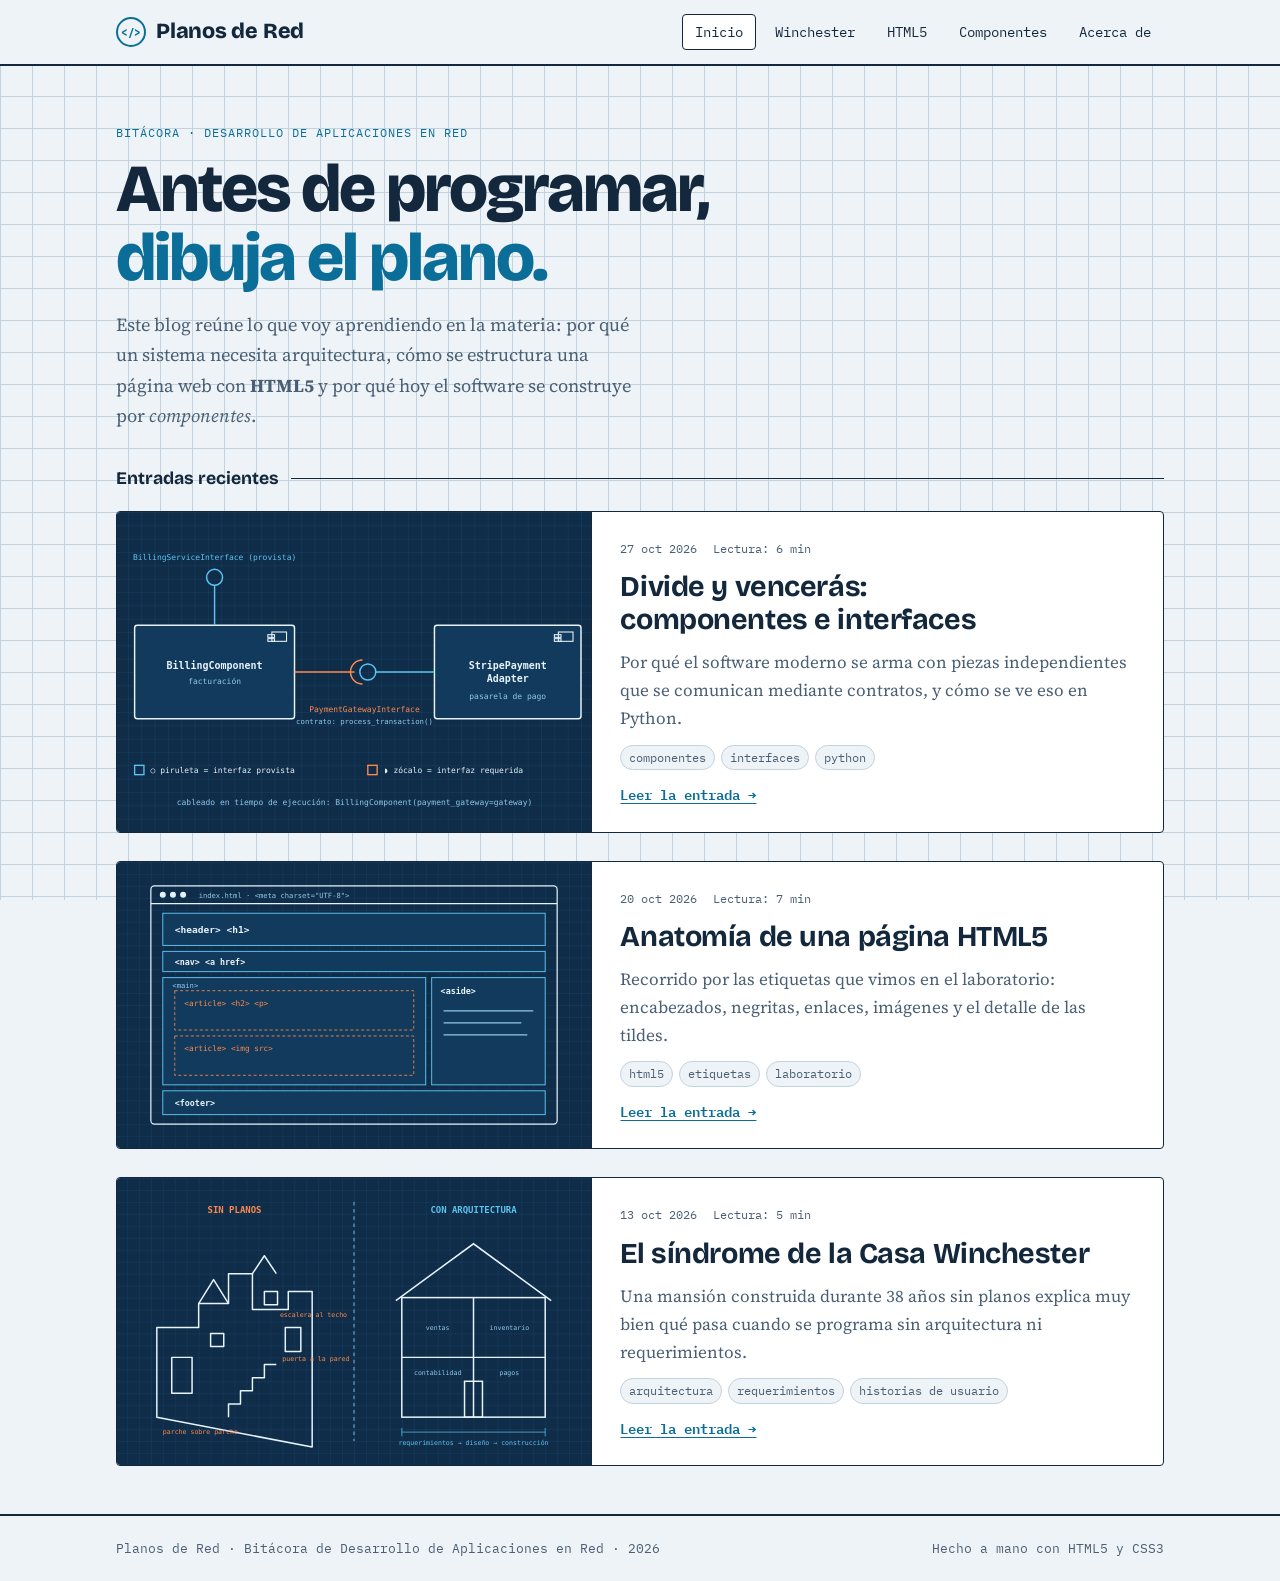
<file: index.html>
<!DOCTYPE html>
<html lang="es">
<head>
  <meta charset="UTF-8">
  <meta name="viewport" content="width=device-width, initial-scale=1, viewport-fit=cover">
  <meta name="description" content="Bitácora de la asignatura Desarrollo de Aplicaciones en Red: arquitectura, HTML5 y componentes.">
  <meta name="author" content="Maykol Alejandro Riveros Navarrete">
  <meta name="claude:viewport-fit-sides" content="cover">
  <title>Planos de Red</title>
  <link rel="preconnect" href="https://fonts.googleapis.com">
  <link rel="preconnect" href="https://fonts.gstatic.com" crossorigin>
  <link rel="stylesheet" href="https://fonts.googleapis.com/css2?family=Bricolage+Grotesque:wght@600;700;800&family=IBM+Plex+Mono:wght@400;600&family=Source+Serif+4:ital,wght@0,400;0,600;1,400&display=swap">
  <link rel="stylesheet" href="css/estilos.css">
</head>
<body>
  <header class="cabecera">
    <div class="contenedor">
      <a class="logo" href="index.html"><span class="logo-marca">&lt;/&gt;</span>Planos de Red</a>
      <nav aria-label="Navegación principal">
        <ul class="menu">
        <li><a href="index.html" aria-current="page">Inicio</a></li>
        <li><a href="entrada-1.html">Winchester</a></li>
        <li><a href="entrada-2.html">HTML5</a></li>
        <li><a href="entrada-3.html">Componentes</a></li>
        <li><a href="acerca.html">Acerca de</a></li>
        </ul>
      </nav>
    </div>
  </header>

  <main>
    <section class="portada contenedor">
      <p class="etiqueta">Bitácora · Desarrollo de Aplicaciones en Red</p>
      <h1>Antes de programar, <span>dibuja el plano.</span></h1>
      <p class="lead">Este blog reúne lo que voy aprendiendo en la materia: por qué un sistema necesita arquitectura, cómo se estructura una página web con <strong>HTML5</strong> y por qué hoy el software se construye por <i>componentes</i>.</p>
    </section>

    <section class="contenedor" aria-labelledby="titulo-entradas">
      <h2 class="seccion-titulo" id="titulo-entradas">Entradas recientes</h2>
      <div class="entradas">
        <article class="tarjeta">
          <a class="tarjeta-imagen" href="entrada-3.html" tabindex="-1" aria-hidden="true">
            <img src="archivos/componentes.svg" alt="Diagrama de dos componentes conectados por una interfaz" width="800" height="480">
          </a>
          <div class="tarjeta-cuerpo">
            <p class="meta"><span>27 oct 2026</span><span>Lectura: 6 min</span></p>
            <h2><a href="entrada-3.html">Divide y vencerás: componentes e interfaces</a></h2>
            <p>Por qué el software moderno se arma con piezas independientes que se comunican mediante contratos, y cómo se ve eso en Python.</p>
            <ul class="chips"><li>componentes</li><li>interfaces</li><li>python</li></ul>
            <a class="leer" href="entrada-3.html">Leer la entrada →</a>
          </div>
        </article>
        <article class="tarjeta">
          <a class="tarjeta-imagen" href="entrada-2.html" tabindex="-1" aria-hidden="true">
            <img src="archivos/html5-estructura.svg" alt="Esquema de una página HTML5 con header, nav, main, aside y footer" width="800" height="480">
          </a>
          <div class="tarjeta-cuerpo">
            <p class="meta"><span>20 oct 2026</span><span>Lectura: 7 min</span></p>
            <h2><a href="entrada-2.html">Anatomía de una página HTML5</a></h2>
            <p>Recorrido por las etiquetas que vimos en el laboratorio: encabezados, negritas, enlaces, imágenes y el detalle de las tildes.</p>
            <ul class="chips"><li>html5</li><li>etiquetas</li><li>laboratorio</li></ul>
            <a class="leer" href="entrada-2.html">Leer la entrada →</a>
          </div>
        </article>
        <article class="tarjeta">
          <a class="tarjeta-imagen" href="entrada-1.html" tabindex="-1" aria-hidden="true">
            <img src="archivos/winchester.svg" alt="Comparación entre una casa construida sin planos y una con arquitectura" width="800" height="480">
          </a>
          <div class="tarjeta-cuerpo">
            <p class="meta"><span>13 oct 2026</span><span>Lectura: 5 min</span></p>
            <h2><a href="entrada-1.html">El síndrome de la Casa Winchester</a></h2>
            <p>Una mansión construida durante 38 años sin planos explica muy bien qué pasa cuando se programa sin arquitectura ni requerimientos.</p>
            <ul class="chips"><li>arquitectura</li><li>requerimientos</li><li>historias de usuario</li></ul>
            <a class="leer" href="entrada-1.html">Leer la entrada →</a>
          </div>
        </article>
      </div>
    </section>
  </main>

  <footer class="pie">
    <div class="contenedor">
      <span>Planos de Red · Bitácora de Desarrollo de Aplicaciones en Red · 2026</span>
      <span>Hecho a mano con HTML5 y CSS3</span>
    </div>
  </footer>
</body>
</html>
</file>
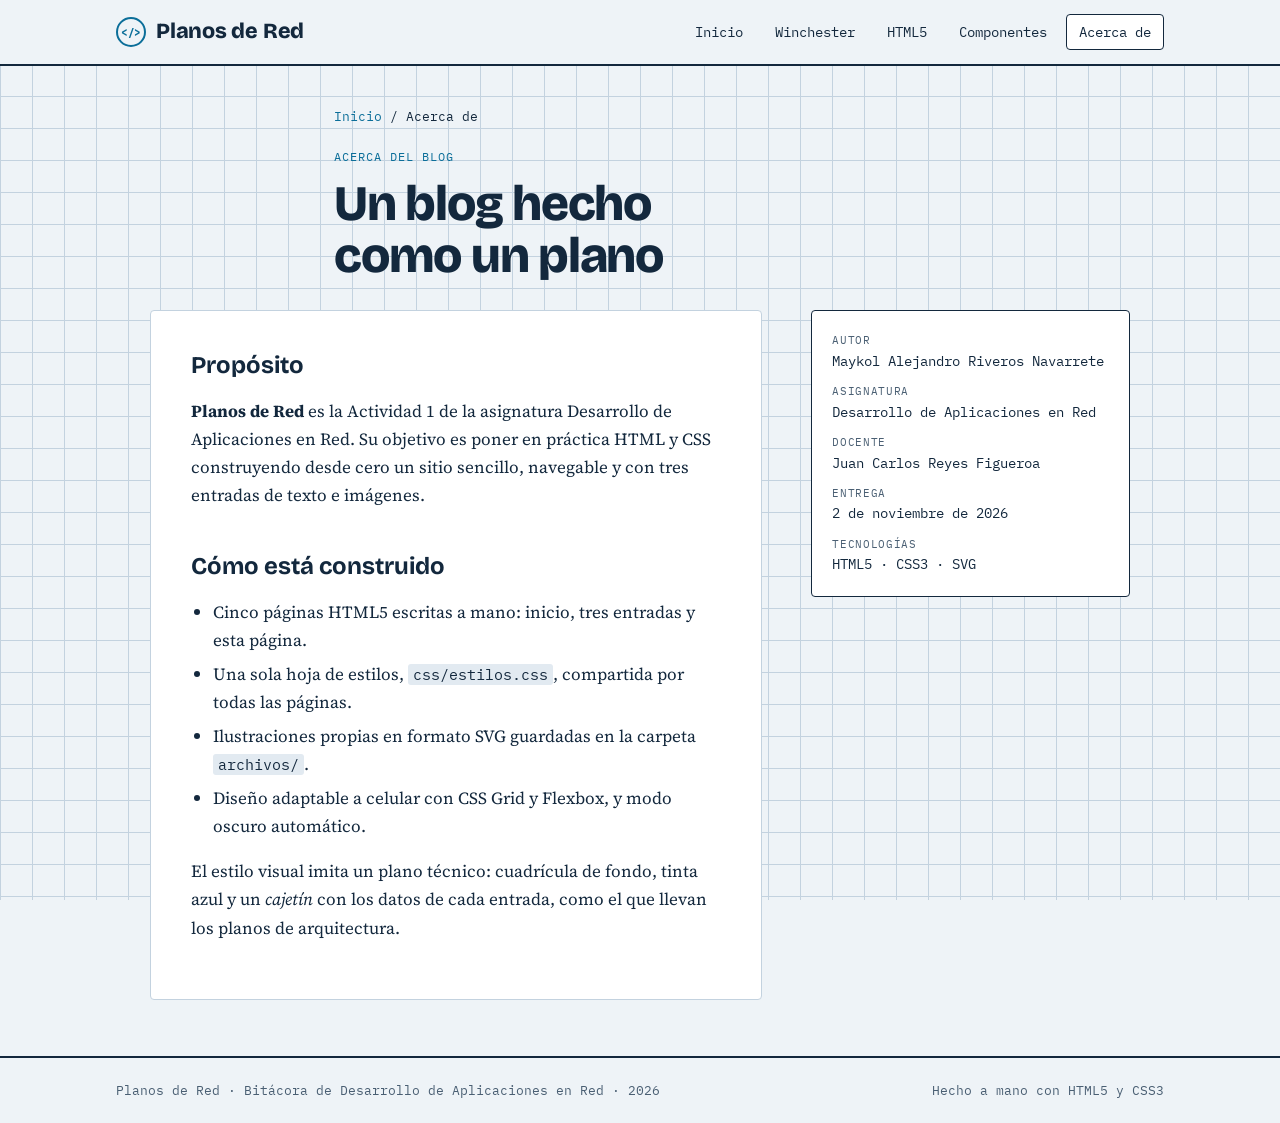
<file: acerca.html>
<!DOCTYPE html>
<html lang="es">
<head>
  <meta charset="UTF-8">
  <meta name="viewport" content="width=device-width, initial-scale=1, viewport-fit=cover">
  <meta name="description" content="Quién escribe Planos de Red y cómo se construyó el sitio.">
  <meta name="author" content="Maykol Alejandro Riveros Navarrete">
  <meta name="claude:viewport-fit-sides" content="cover">
  <title>Acerca del blog · Planos de Red</title>
  <link rel="preconnect" href="https://fonts.googleapis.com">
  <link rel="preconnect" href="https://fonts.gstatic.com" crossorigin>
  <link rel="stylesheet" href="https://fonts.googleapis.com/css2?family=Bricolage+Grotesque:wght@600;700;800&family=IBM+Plex+Mono:wght@400;600&family=Source+Serif+4:ital,wght@0,400;0,600;1,400&display=swap">
  <link rel="stylesheet" href="css/estilos.css">
</head>
<body>
  <header class="cabecera">
    <div class="contenedor">
      <a class="logo" href="index.html"><span class="logo-marca">&lt;/&gt;</span>Planos de Red</a>
      <nav aria-label="Navegación principal">
        <ul class="menu">
        <li><a href="index.html">Inicio</a></li>
        <li><a href="entrada-1.html">Winchester</a></li>
        <li><a href="entrada-2.html">HTML5</a></li>
        <li><a href="entrada-3.html">Componentes</a></li>
        <li><a href="acerca.html" aria-current="page">Acerca de</a></li>
        </ul>
      </nav>
    </div>
  </header>

  <main>
    <section class="articulo contenedor">
      <header class="articulo-cabecera">
        <p class="miga"><a href="index.html">Inicio</a> / Acerca de</p>
        <p class="etiqueta">Acerca del blog</p>
        <h1>Un blog hecho como un plano</h1>
      </header>
      <div class="dos-columnas" style="max-width: 980px; margin: 0 auto;">
        <div class="cuerpo" style="margin: 0;">
          <h2>Propósito</h2>
          <p><b>Planos de Red</b> es la Actividad 1 de la asignatura Desarrollo de Aplicaciones en Red. Su objetivo es poner en práctica HTML y CSS construyendo desde cero un sitio sencillo, navegable y con tres entradas de texto e imágenes.</p>
          <h2>Cómo está construido</h2>
          <ul>
            <li>Cinco páginas HTML5 escritas a mano: inicio, tres entradas y esta página.</li>
            <li>Una sola hoja de estilos, <code>css/estilos.css</code>, compartida por todas las páginas.</li>
            <li>Ilustraciones propias en formato SVG guardadas en la carpeta <code>archivos/</code>.</li>
            <li>Diseño adaptable a celular con CSS Grid y Flexbox, y modo oscuro automático.</li>
          </ul>
          <p>El estilo visual imita un plano técnico: cuadrícula de fondo, tinta azul y un <i>cajetín</i> con los datos de cada entrada, como el que llevan los planos de arquitectura.</p>
        </div>
        <aside class="ficha" aria-label="Ficha del proyecto">
          <dl>
            <div><dt>Autor</dt><dd>Maykol Alejandro Riveros Navarrete</dd></div>
            <div><dt>Asignatura</dt><dd>Desarrollo de Aplicaciones en Red</dd></div>
            <div><dt>Docente</dt><dd>Juan Carlos Reyes Figueroa</dd></div>
            <div><dt>Entrega</dt><dd>2 de noviembre de 2026</dd></div>
            <div><dt>Tecnologías</dt><dd>HTML5 · CSS3 · SVG</dd></div>
          </dl>
        </aside>
      </div>
    </section>
  </main>

  <footer class="pie">
    <div class="contenedor">
      <span>Planos de Red · Bitácora de Desarrollo de Aplicaciones en Red · 2026</span>
      <span>Hecho a mano con HTML5 y CSS3</span>
    </div>
  </footer>
</body>
</html>
</file>
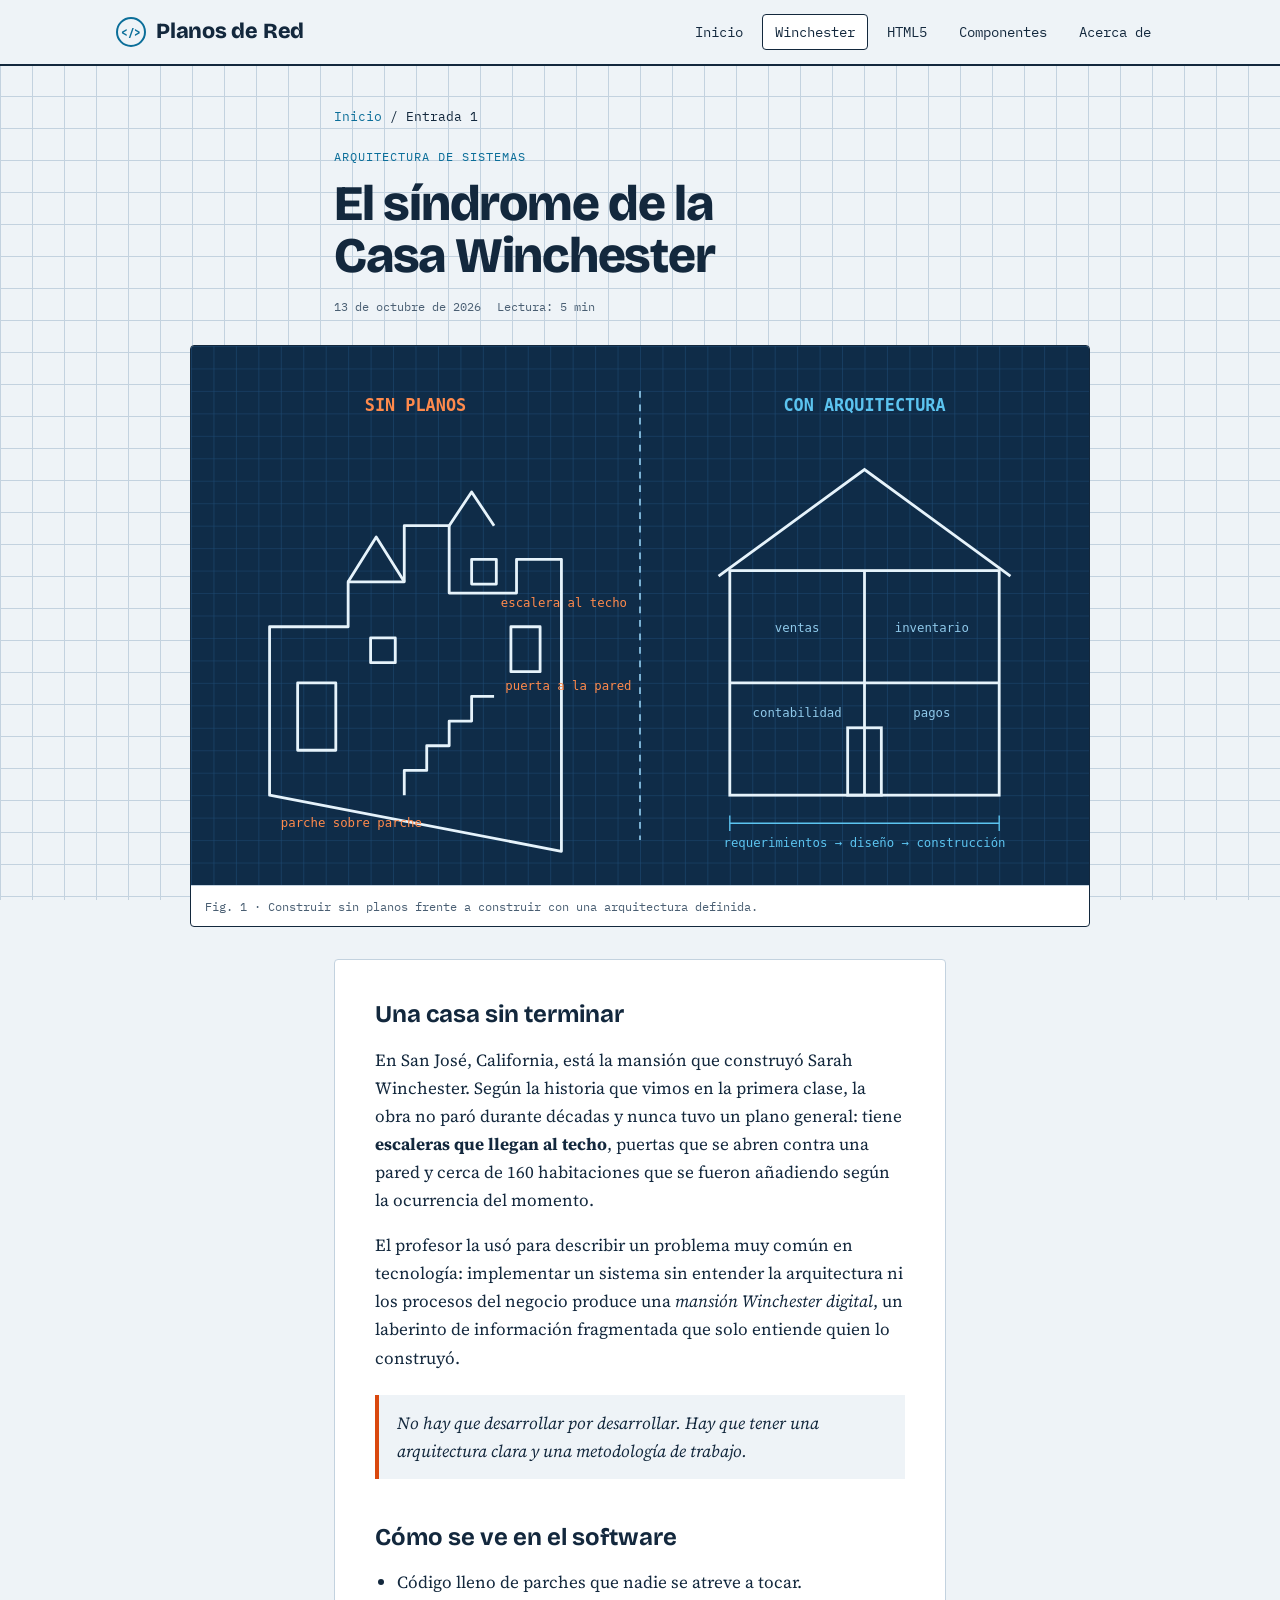
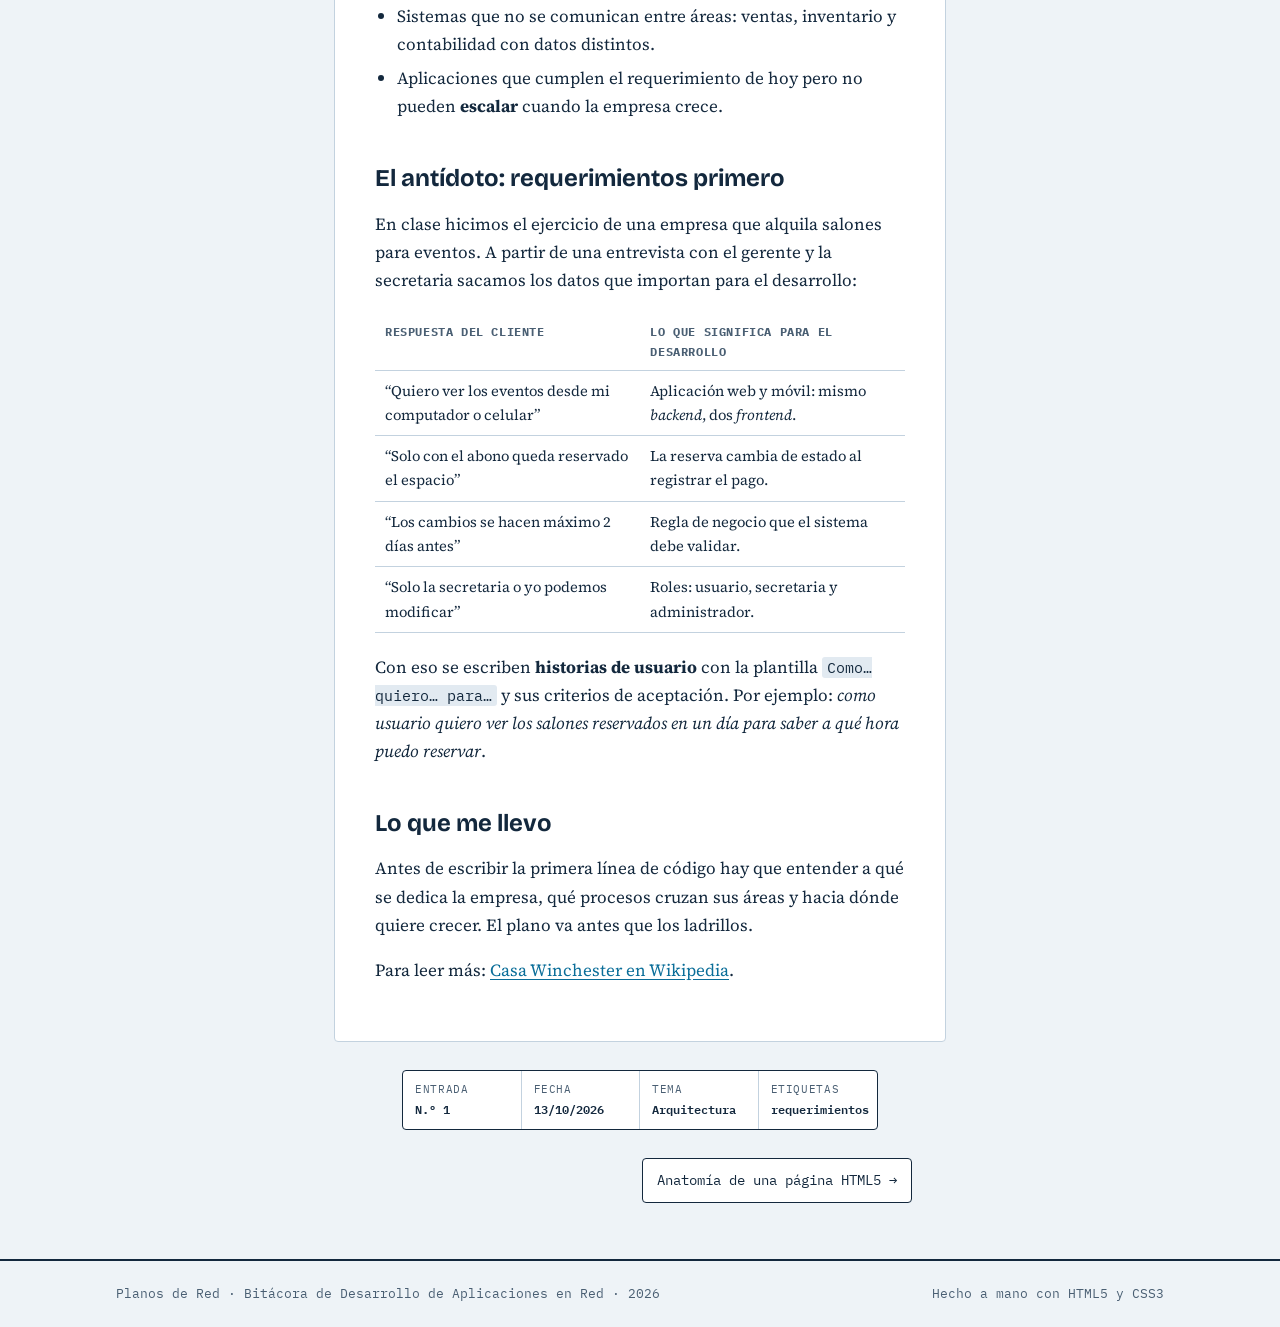
<file: entrada-1.html>
<!DOCTYPE html>
<html lang="es">
<head>
  <meta charset="UTF-8">
  <meta name="viewport" content="width=device-width, initial-scale=1, viewport-fit=cover">
  <meta name="description" content="Qué enseña la Casa Winchester sobre el desarrollo de software sin arquitectura.">
  <meta name="author" content="Maykol Alejandro Riveros Navarrete">
  <meta name="claude:viewport-fit-sides" content="cover">
  <title>El síndrome de la Casa Winchester · Planos de Red</title>
  <link rel="preconnect" href="https://fonts.googleapis.com">
  <link rel="preconnect" href="https://fonts.gstatic.com" crossorigin>
  <link rel="stylesheet" href="https://fonts.googleapis.com/css2?family=Bricolage+Grotesque:wght@600;700;800&family=IBM+Plex+Mono:wght@400;600&family=Source+Serif+4:ital,wght@0,400;0,600;1,400&display=swap">
  <link rel="stylesheet" href="css/estilos.css">
</head>
<body>
  <header class="cabecera">
    <div class="contenedor">
      <a class="logo" href="index.html"><span class="logo-marca">&lt;/&gt;</span>Planos de Red</a>
      <nav aria-label="Navegación principal">
        <ul class="menu">
        <li><a href="index.html">Inicio</a></li>
        <li><a href="entrada-1.html" aria-current="page">Winchester</a></li>
        <li><a href="entrada-2.html">HTML5</a></li>
        <li><a href="entrada-3.html">Componentes</a></li>
        <li><a href="acerca.html">Acerca de</a></li>
        </ul>
      </nav>
    </div>
  </header>

  <main>
    <article class="articulo contenedor">
      <header class="articulo-cabecera">
        <p class="miga"><a href="index.html">Inicio</a> / Entrada 1</p>
        <p class="etiqueta">Arquitectura de sistemas</p>
        <h1>El síndrome de la Casa Winchester</h1>
        <p class="meta"><span>13 de octubre de 2026</span><span>Lectura: 5 min</span></p>
      </header>

      <figure class="figura">
        <img src="archivos/winchester.svg" alt="A la izquierda, una casa llena de parches con una escalera que llega al techo y una puerta contra la pared. A la derecha, una casa con planos y módulos ordenados." width="800" height="480">
        <figcaption>Fig. 1 · Construir sin planos frente a construir con una arquitectura definida.</figcaption>
      </figure>

      <div class="cuerpo">
        <h2>Una casa sin terminar</h2>
        <p>En San José, California, está la mansión que construyó Sarah Winchester. Según la historia que vimos en la primera clase, la obra no paró durante décadas y nunca tuvo un plano general: tiene <strong>escaleras que llegan al techo</strong>, puertas que se abren contra una pared y cerca de 160 habitaciones que se fueron añadiendo según la ocurrencia del momento.</p>
        <p>El profesor la usó para describir un problema muy común en tecnología: implementar un sistema sin entender la arquitectura ni los procesos del negocio produce una <i>mansión Winchester digital</i>, un laberinto de información fragmentada que solo entiende quien lo construyó.</p>

        <blockquote>No hay que desarrollar por desarrollar. Hay que tener una arquitectura clara y una metodología de trabajo.</blockquote>

        <h2>Cómo se ve en el software</h2>
        <ul>
          <li>Código lleno de parches que nadie se atreve a tocar.</li>
          <li>Sistemas que no se comunican entre áreas: ventas, inventario y contabilidad con datos distintos.</li>
          <li>Aplicaciones que cumplen el requerimiento de hoy pero no pueden <b>escalar</b> cuando la empresa crece.</li>
        </ul>

        <h2>El antídoto: requerimientos primero</h2>
        <p>En clase hicimos el ejercicio de una empresa que alquila salones para eventos. A partir de una entrevista con el gerente y la secretaria sacamos los datos que importan para el desarrollo:</p>
        <div class="tabla-envoltura">
          <table>
            <thead><tr><th>Respuesta del cliente</th><th>Lo que significa para el desarrollo</th></tr></thead>
            <tbody>
              <tr><td>“Quiero ver los eventos desde mi computador o celular”</td><td>Aplicación web y móvil: mismo <i>backend</i>, dos <i>frontend</i>.</td></tr>
              <tr><td>“Solo con el abono queda reservado el espacio”</td><td>La reserva cambia de estado al registrar el pago.</td></tr>
              <tr><td>“Los cambios se hacen máximo 2 días antes”</td><td>Regla de negocio que el sistema debe validar.</td></tr>
              <tr><td>“Solo la secretaria o yo podemos modificar”</td><td>Roles: usuario, secretaria y administrador.</td></tr>
            </tbody>
          </table>
        </div>
        <p>Con eso se escriben <strong>historias de usuario</strong> con la plantilla <code>Como… quiero… para…</code> y sus criterios de aceptación. Por ejemplo: <i>como usuario quiero ver los salones reservados en un día para saber a qué hora puedo reservar</i>.</p>

        <h2>Lo que me llevo</h2>
        <p>Antes de escribir la primera línea de código hay que entender a qué se dedica la empresa, qué procesos cruzan sus áreas y hacia dónde quiere crecer. El plano va antes que los ladrillos.</p>
        <p>Para leer más: <a href="https://es.wikipedia.org/wiki/Casa_Winchester" target="_blank" rel="noopener">Casa Winchester en Wikipedia</a>.</p>
      </div>

      <div class="cajetin" aria-label="Datos de la entrada">
        <div><span>Entrada</span><strong>N.º 1</strong></div>
        <div><span>Fecha</span><strong>13/10/2026</strong></div>
        <div><span>Tema</span><strong>Arquitectura</strong></div>
        <div><span>Etiquetas</span><strong>requerimientos</strong></div>
      </div>
      <nav class="paginacion" aria-label="Otras entradas">
        <span></span>
        <a href="entrada-2.html">Anatomía de una página HTML5 →</a>
      </nav>
    </article>
  </main>

  <footer class="pie">
    <div class="contenedor">
      <span>Planos de Red · Bitácora de Desarrollo de Aplicaciones en Red · 2026</span>
      <span>Hecho a mano con HTML5 y CSS3</span>
    </div>
  </footer>
</body>
</html>
</file>
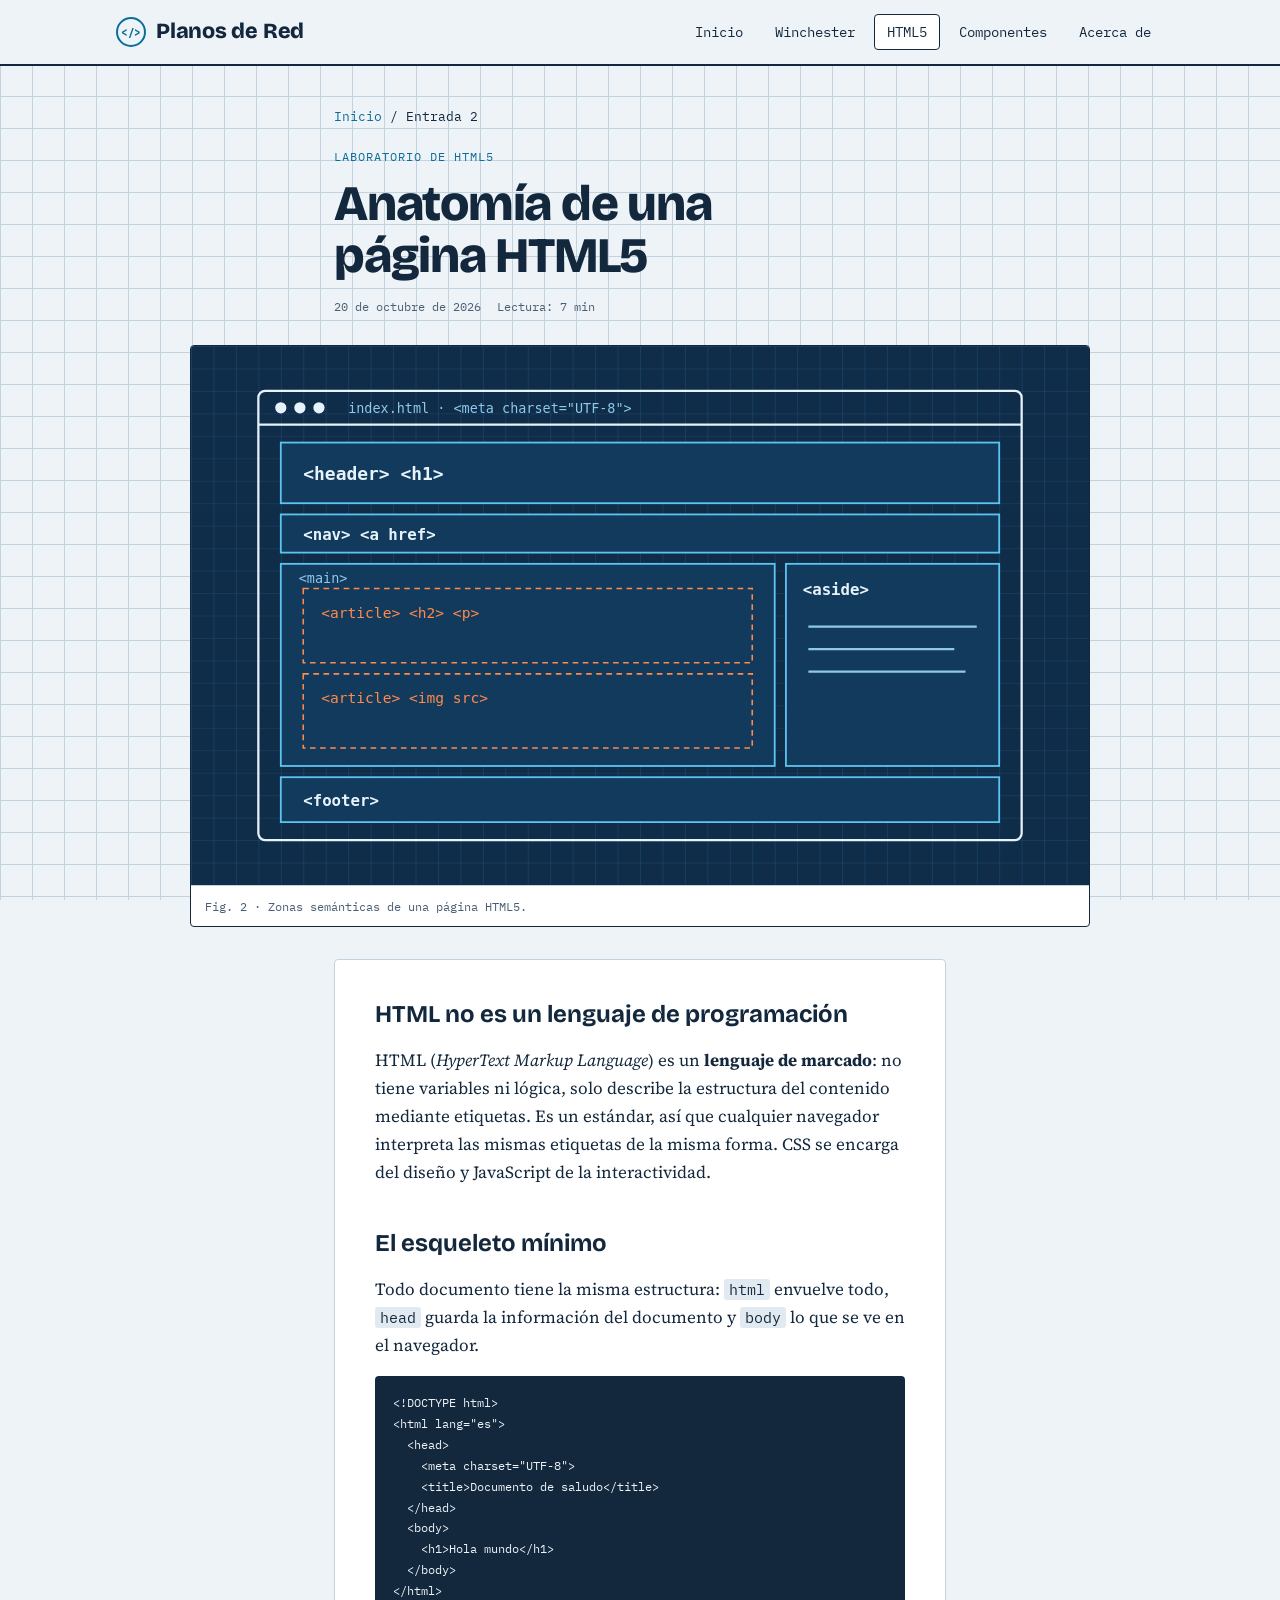
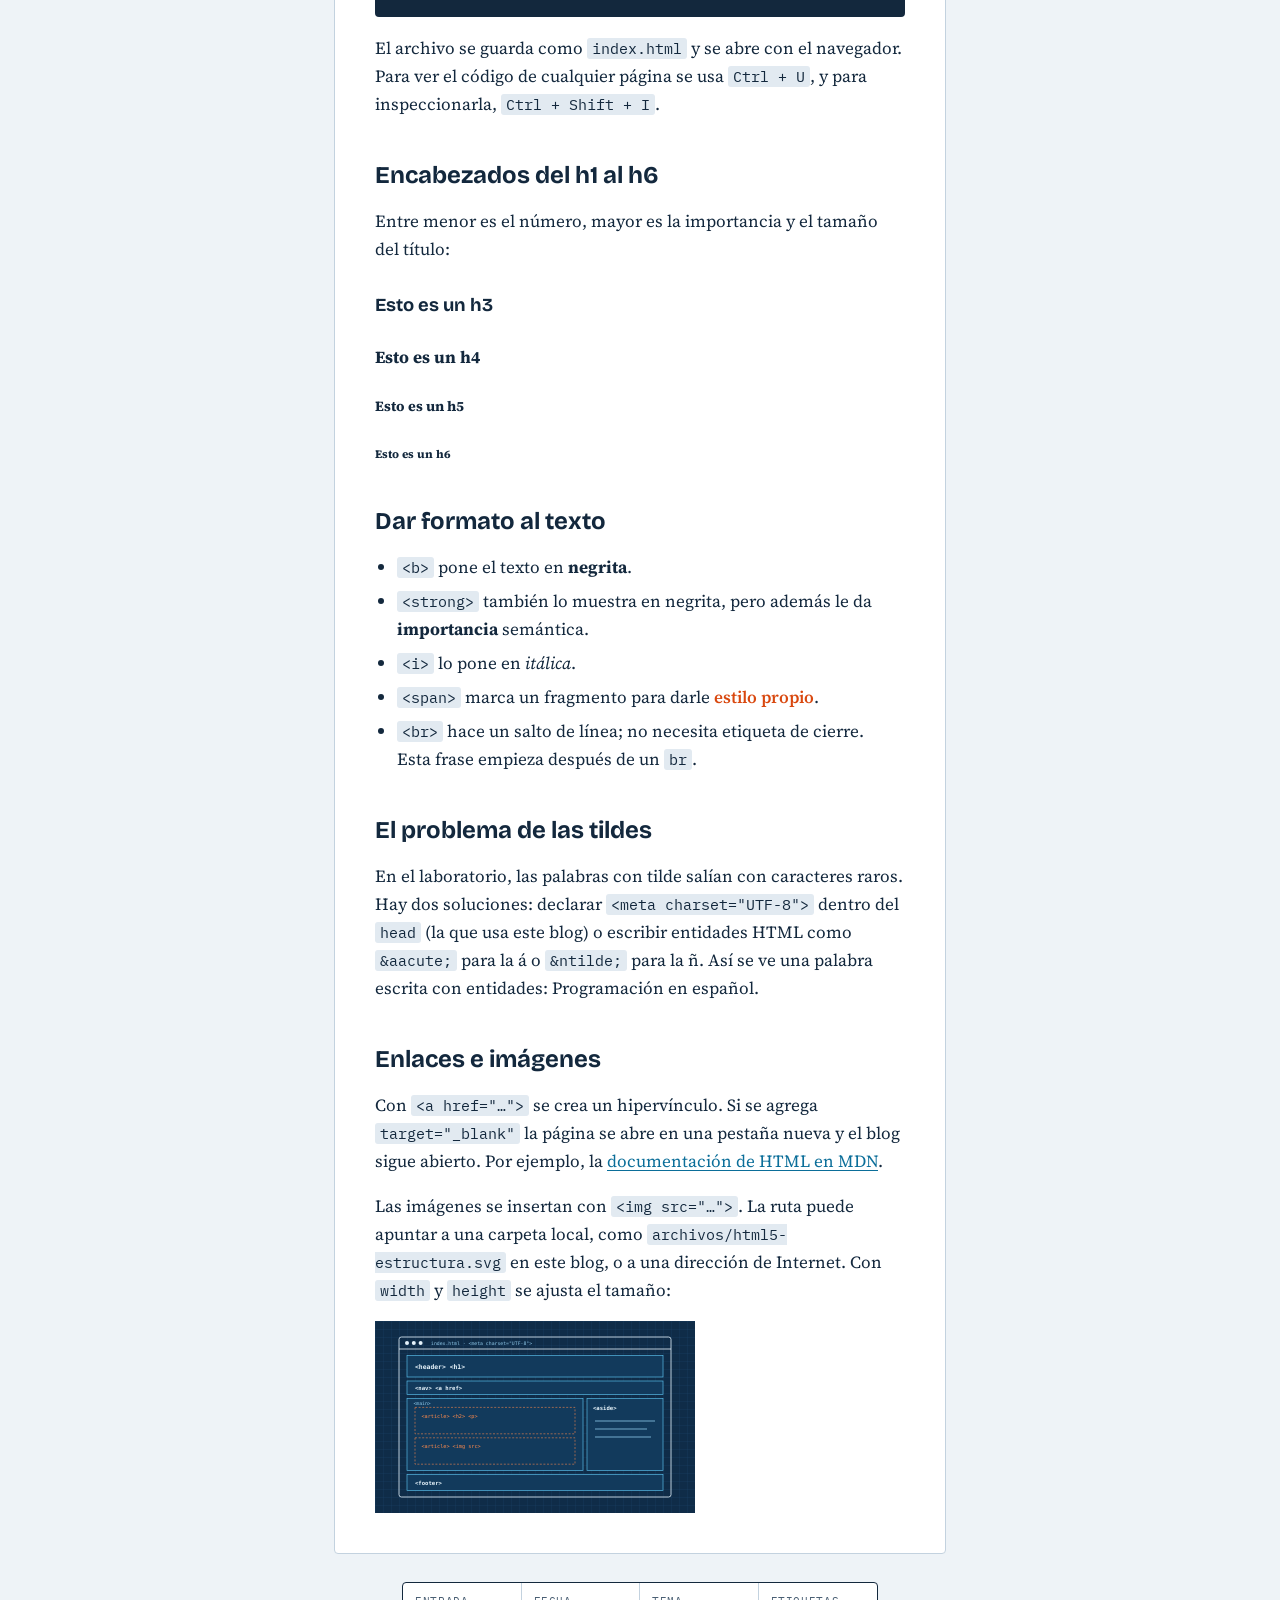
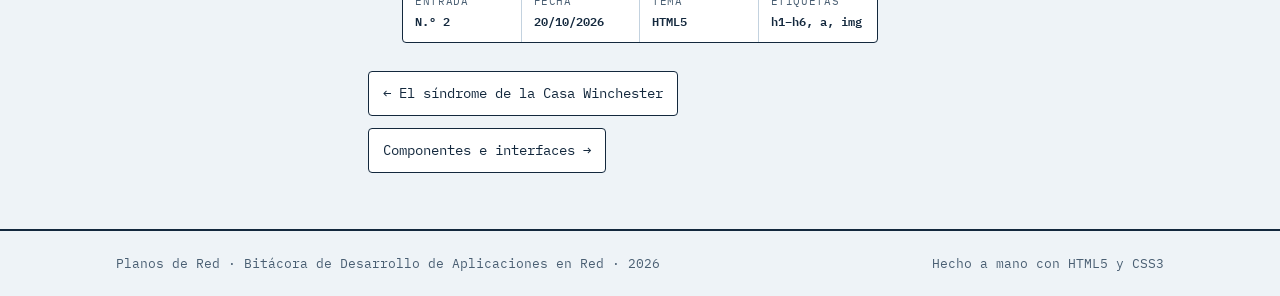
<file: entrada-2.html>
<!DOCTYPE html>
<html lang="es">
<head>
  <meta charset="UTF-8">
  <meta name="viewport" content="width=device-width, initial-scale=1, viewport-fit=cover">
  <meta name="description" content="Las etiquetas básicas de HTML5 que practicamos en el laboratorio de clase.">
  <meta name="author" content="Maykol Alejandro Riveros Navarrete">
  <meta name="claude:viewport-fit-sides" content="cover">
  <title>Anatomía de una página HTML5 · Planos de Red</title>
  <link rel="preconnect" href="https://fonts.googleapis.com">
  <link rel="preconnect" href="https://fonts.gstatic.com" crossorigin>
  <link rel="stylesheet" href="https://fonts.googleapis.com/css2?family=Bricolage+Grotesque:wght@600;700;800&family=IBM+Plex+Mono:wght@400;600&family=Source+Serif+4:ital,wght@0,400;0,600;1,400&display=swap">
  <link rel="stylesheet" href="css/estilos.css">
</head>
<body>
  <header class="cabecera">
    <div class="contenedor">
      <a class="logo" href="index.html"><span class="logo-marca">&lt;/&gt;</span>Planos de Red</a>
      <nav aria-label="Navegación principal">
        <ul class="menu">
        <li><a href="index.html">Inicio</a></li>
        <li><a href="entrada-1.html">Winchester</a></li>
        <li><a href="entrada-2.html" aria-current="page">HTML5</a></li>
        <li><a href="entrada-3.html">Componentes</a></li>
        <li><a href="acerca.html">Acerca de</a></li>
        </ul>
      </nav>
    </div>
  </header>

  <main>
    <article class="articulo contenedor">
      <header class="articulo-cabecera">
        <p class="miga"><a href="index.html">Inicio</a> / Entrada 2</p>
        <p class="etiqueta">Laboratorio de HTML5</p>
        <h1>Anatomía de una página HTML5</h1>
        <p class="meta"><span>20 de octubre de 2026</span><span>Lectura: 7 min</span></p>
      </header>

      <figure class="figura">
        <img src="archivos/html5-estructura.svg" alt="Esquema de una página web con las zonas header, nav, main con dos article, aside y footer." width="800" height="480">
        <figcaption>Fig. 2 · Zonas semánticas de una página HTML5.</figcaption>
      </figure>

      <div class="cuerpo">
        <h2>HTML no es un lenguaje de programación</h2>
        <p>HTML (<i>HyperText Markup Language</i>) es un <strong>lenguaje de marcado</strong>: no tiene variables ni lógica, solo describe la estructura del contenido mediante etiquetas. Es un estándar, así que cualquier navegador interpreta las mismas etiquetas de la misma forma. CSS se encarga del diseño y JavaScript de la interactividad.</p>

        <h2>El esqueleto mínimo</h2>
        <p>Todo documento tiene la misma estructura: <code>html</code> envuelve todo, <code>head</code> guarda la información del documento y <code>body</code> lo que se ve en el navegador.</p>
<pre class="codigo"><code>&lt;!DOCTYPE html&gt;
&lt;html lang="es"&gt;
  &lt;head&gt;
    &lt;meta charset="UTF-8"&gt;
    &lt;title&gt;Documento de saludo&lt;/title&gt;
  &lt;/head&gt;
  &lt;body&gt;
    &lt;h1&gt;Hola mundo&lt;/h1&gt;
  &lt;/body&gt;
&lt;/html&gt;</code></pre>
        <p>El archivo se guarda como <code>index.html</code> y se abre con el navegador. Para ver el código de cualquier página se usa <code>Ctrl + U</code>, y para inspeccionarla, <code>Ctrl + Shift + I</code>.</p>

        <h2>Encabezados del h1 al h6</h2>
        <p>Entre menor es el número, mayor es la importancia y el tamaño del título:</p>
        <h3>Esto es un h3</h3>
        <h4>Esto es un h4</h4>
        <h5>Esto es un h5</h5>
        <h6>Esto es un h6</h6>

        <h2>Dar formato al texto</h2>
        <ul>
          <li><code>&lt;b&gt;</code> pone el texto en <b>negrita</b>.</li>
          <li><code>&lt;strong&gt;</code> también lo muestra en negrita, pero además le da <strong>importancia</strong> semántica.</li>
          <li><code>&lt;i&gt;</code> lo pone en <i>itálica</i>.</li>
          <li><code>&lt;span&gt;</code> marca un fragmento para darle <span style="color: var(--marca); font-weight: 600;">estilo propio</span>.</li>
          <li><code>&lt;br&gt;</code> hace un salto de línea; no necesita etiqueta de cierre.<br>Esta frase empieza después de un <code>br</code>.</li>
        </ul>

        <h2>El problema de las tildes</h2>
        <p>En el laboratorio, las palabras con tilde salían con caracteres raros. Hay dos soluciones: declarar <code>&lt;meta charset="UTF-8"&gt;</code> dentro del <code>head</code> (la que usa este blog) o escribir entidades HTML como <code>&amp;aacute;</code> para la á o <code>&amp;ntilde;</code> para la ñ. Así se ve una palabra escrita con entidades: Programaci&oacute;n en espa&ntilde;ol.</p>

        <h2>Enlaces e imágenes</h2>
        <p>Con <code>&lt;a href="…"&gt;</code> se crea un hipervínculo. Si se agrega <code>target="_blank"</code> la página se abre en una pestaña nueva y el blog sigue abierto. Por ejemplo, la <a href="https://developer.mozilla.org/es/docs/Web/HTML" target="_blank" rel="noopener">documentación de HTML en MDN</a>.</p>
        <p>Las imágenes se insertan con <code>&lt;img src="…"&gt;</code>. La ruta puede apuntar a una carpeta local, como <code>archivos/html5-estructura.svg</code> en este blog, o a una dirección de Internet. Con <code>width</code> y <code>height</code> se ajusta el tamaño:</p>
        <img src="archivos/html5-estructura.svg" alt="Versión reducida del esquema HTML5" width="320" height="192">
      </div>

      <div class="cajetin" aria-label="Datos de la entrada">
        <div><span>Entrada</span><strong>N.º 2</strong></div>
        <div><span>Fecha</span><strong>20/10/2026</strong></div>
        <div><span>Tema</span><strong>HTML5</strong></div>
        <div><span>Etiquetas</span><strong>h1–h6, a, img</strong></div>
      </div>
      <nav class="paginacion" aria-label="Otras entradas">
        <a href="entrada-1.html">← El síndrome de la Casa Winchester</a>
        <a href="entrada-3.html">Componentes e interfaces →</a>
      </nav>
    </article>
  </main>

  <footer class="pie">
    <div class="contenedor">
      <span>Planos de Red · Bitácora de Desarrollo de Aplicaciones en Red · 2026</span>
      <span>Hecho a mano con HTML5 y CSS3</span>
    </div>
  </footer>
</body>
</html>
</file>
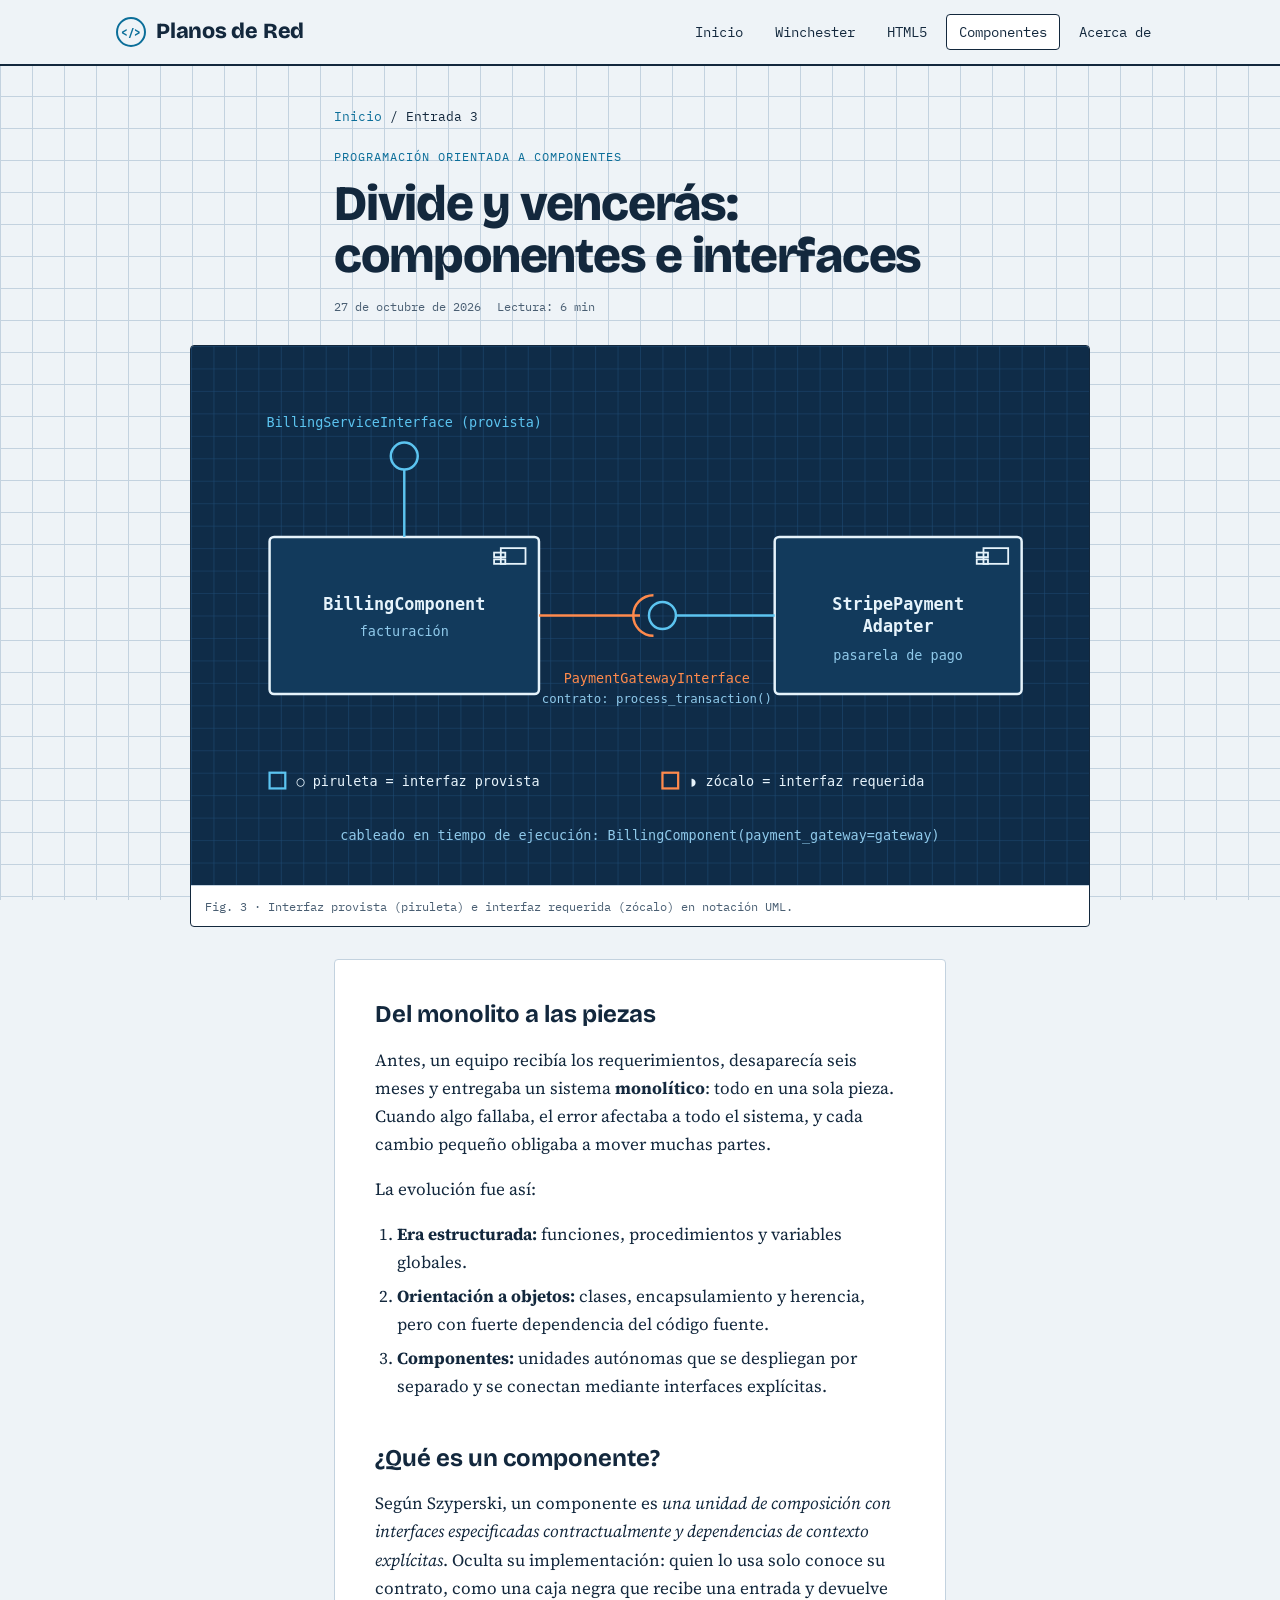
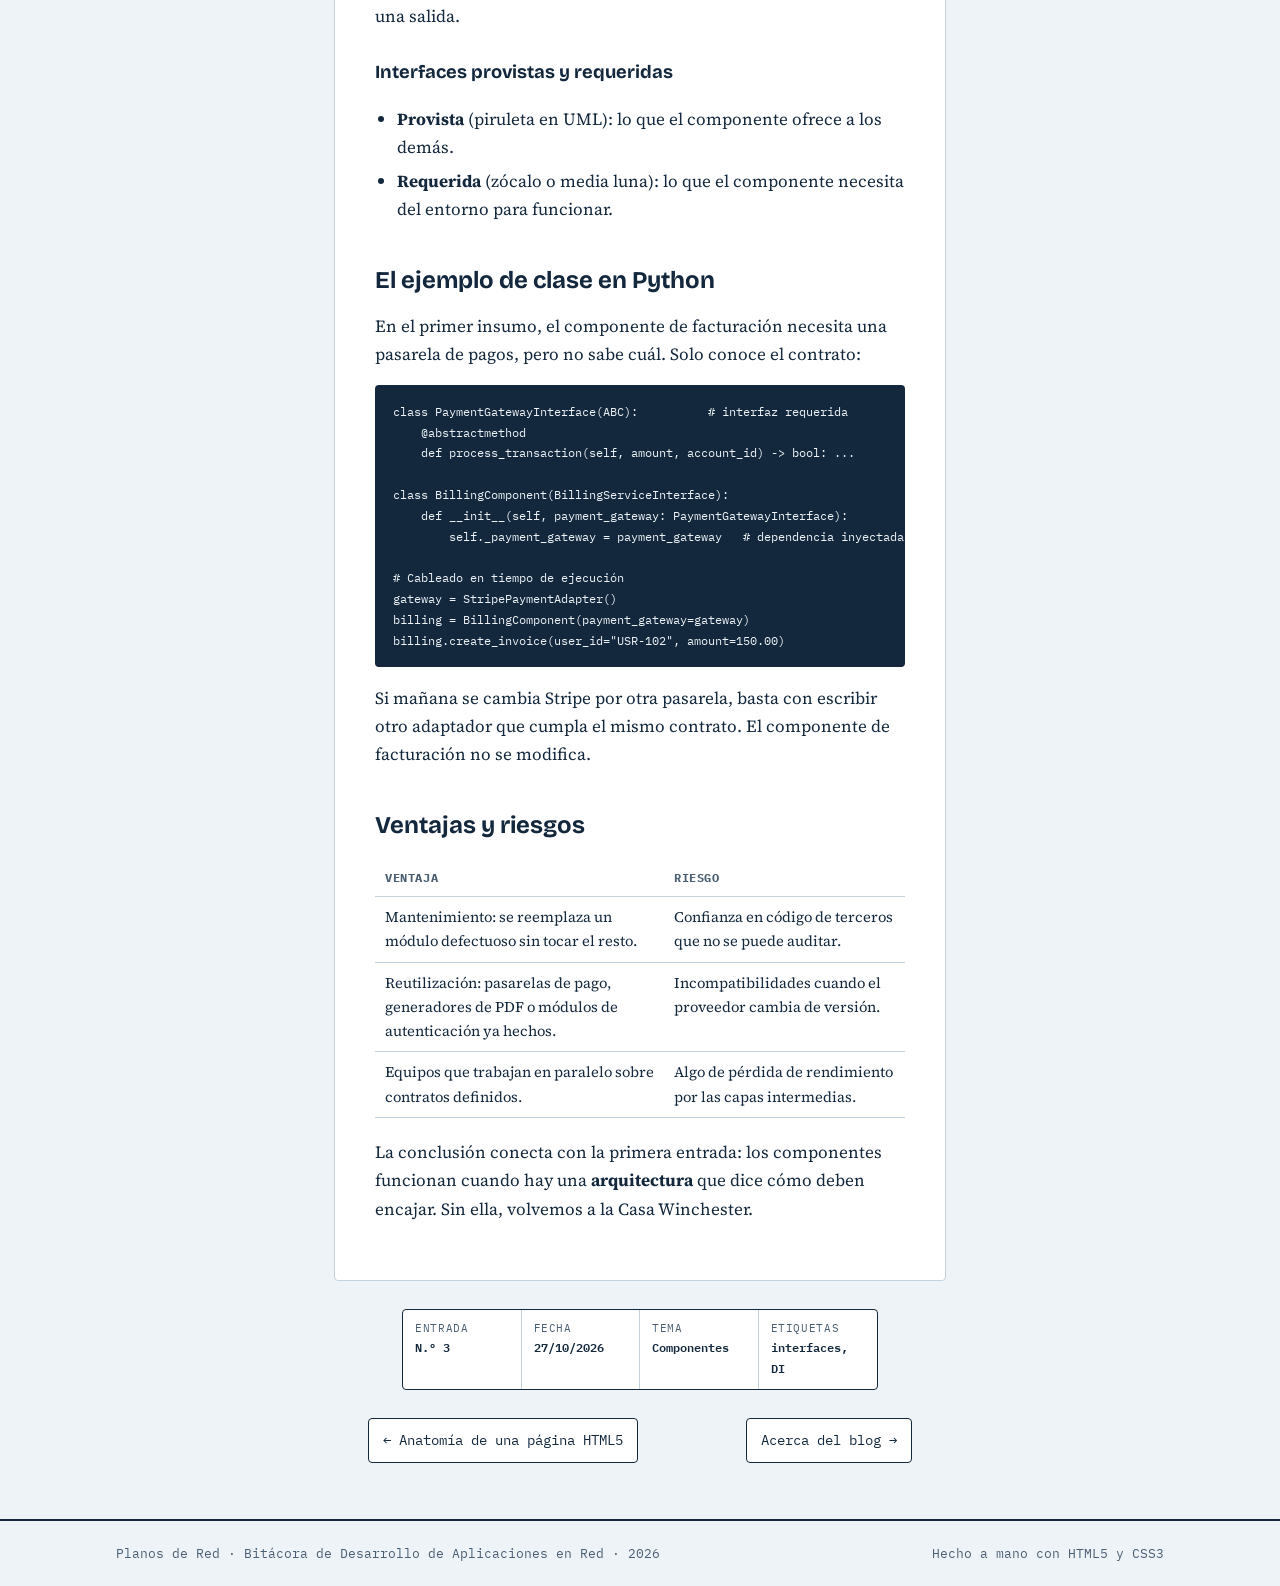
<file: entrada-3.html>
<!DOCTYPE html>
<html lang="es">
<head>
  <meta charset="UTF-8">
  <meta name="viewport" content="width=device-width, initial-scale=1, viewport-fit=cover">
  <meta name="description" content="Programación orientada a componentes, interfaces provistas y requeridas.">
  <meta name="author" content="Maykol Alejandro Riveros Navarrete">
  <meta name="claude:viewport-fit-sides" content="cover">
  <title>Divide y vencerás: componentes · Planos de Red</title>
  <link rel="preconnect" href="https://fonts.googleapis.com">
  <link rel="preconnect" href="https://fonts.gstatic.com" crossorigin>
  <link rel="stylesheet" href="https://fonts.googleapis.com/css2?family=Bricolage+Grotesque:wght@600;700;800&family=IBM+Plex+Mono:wght@400;600&family=Source+Serif+4:ital,wght@0,400;0,600;1,400&display=swap">
  <link rel="stylesheet" href="css/estilos.css">
</head>
<body>
  <header class="cabecera">
    <div class="contenedor">
      <a class="logo" href="index.html"><span class="logo-marca">&lt;/&gt;</span>Planos de Red</a>
      <nav aria-label="Navegación principal">
        <ul class="menu">
        <li><a href="index.html">Inicio</a></li>
        <li><a href="entrada-1.html">Winchester</a></li>
        <li><a href="entrada-2.html">HTML5</a></li>
        <li><a href="entrada-3.html" aria-current="page">Componentes</a></li>
        <li><a href="acerca.html">Acerca de</a></li>
        </ul>
      </nav>
    </div>
  </header>

  <main>
    <article class="articulo contenedor">
      <header class="articulo-cabecera">
        <p class="miga"><a href="index.html">Inicio</a> / Entrada 3</p>
        <p class="etiqueta">Programación orientada a componentes</p>
        <h1>Divide y vencerás: componentes e interfaces</h1>
        <p class="meta"><span>27 de octubre de 2026</span><span>Lectura: 6 min</span></p>
      </header>

      <figure class="figura">
        <img src="archivos/componentes.svg" alt="Diagrama UML: el componente BillingComponent requiere la interfaz PaymentGatewayInterface, que provee StripePaymentAdapter." width="800" height="480">
        <figcaption>Fig. 3 · Interfaz provista (piruleta) e interfaz requerida (zócalo) en notación UML.</figcaption>
      </figure>

      <div class="cuerpo">
        <h2>Del monolito a las piezas</h2>
        <p>Antes, un equipo recibía los requerimientos, desaparecía seis meses y entregaba un sistema <b>monolítico</b>: todo en una sola pieza. Cuando algo fallaba, el error afectaba a todo el sistema, y cada cambio pequeño obligaba a mover muchas partes.</p>
        <p>La evolución fue así:</p>
        <ol>
          <li><strong>Era estructurada:</strong> funciones, procedimientos y variables globales.</li>
          <li><strong>Orientación a objetos:</strong> clases, encapsulamiento y herencia, pero con fuerte dependencia del código fuente.</li>
          <li><strong>Componentes:</strong> unidades autónomas que se despliegan por separado y se conectan mediante interfaces explícitas.</li>
        </ol>

        <h2>¿Qué es un componente?</h2>
        <p>Según Szyperski, un componente es <i>una unidad de composición con interfaces especificadas contractualmente y dependencias de contexto explícitas</i>. Oculta su implementación: quien lo usa solo conoce su contrato, como una caja negra que recibe una entrada y devuelve una salida.</p>

        <h3>Interfaces provistas y requeridas</h3>
        <ul>
          <li><strong>Provista</strong> (piruleta en UML): lo que el componente ofrece a los demás.</li>
          <li><strong>Requerida</strong> (zócalo o media luna): lo que el componente necesita del entorno para funcionar.</li>
        </ul>

        <h2>El ejemplo de clase en Python</h2>
        <p>En el primer insumo, el componente de facturación necesita una pasarela de pagos, pero no sabe cuál. Solo conoce el contrato:</p>
<pre class="codigo"><code>class PaymentGatewayInterface(ABC):          # interfaz requerida
    @abstractmethod
    def process_transaction(self, amount, account_id) -&gt; bool: ...

class BillingComponent(BillingServiceInterface):
    def __init__(self, payment_gateway: PaymentGatewayInterface):
        self._payment_gateway = payment_gateway   # dependencia inyectada

# Cableado en tiempo de ejecución
gateway = StripePaymentAdapter()
billing = BillingComponent(payment_gateway=gateway)
billing.create_invoice(user_id="USR-102", amount=150.00)</code></pre>
        <p>Si mañana se cambia Stripe por otra pasarela, basta con escribir otro adaptador que cumpla el mismo contrato. El componente de facturación no se modifica.</p>

        <h2>Ventajas y riesgos</h2>
        <div class="tabla-envoltura">
          <table>
            <thead><tr><th>Ventaja</th><th>Riesgo</th></tr></thead>
            <tbody>
              <tr><td>Mantenimiento: se reemplaza un módulo defectuoso sin tocar el resto.</td><td>Confianza en código de terceros que no se puede auditar.</td></tr>
              <tr><td>Reutilización: pasarelas de pago, generadores de PDF o módulos de autenticación ya hechos.</td><td>Incompatibilidades cuando el proveedor cambia de versión.</td></tr>
              <tr><td>Equipos que trabajan en paralelo sobre contratos definidos.</td><td>Algo de pérdida de rendimiento por las capas intermedias.</td></tr>
            </tbody>
          </table>
        </div>
        <p>La conclusión conecta con la primera entrada: los componentes funcionan cuando hay una <strong>arquitectura</strong> que dice cómo deben encajar. Sin ella, volvemos a la Casa Winchester.</p>
      </div>

      <div class="cajetin" aria-label="Datos de la entrada">
        <div><span>Entrada</span><strong>N.º 3</strong></div>
        <div><span>Fecha</span><strong>27/10/2026</strong></div>
        <div><span>Tema</span><strong>Componentes</strong></div>
        <div><span>Etiquetas</span><strong>interfaces, DI</strong></div>
      </div>
      <nav class="paginacion" aria-label="Otras entradas">
        <a href="entrada-2.html">← Anatomía de una página HTML5</a>
        <a href="acerca.html">Acerca del blog →</a>
      </nav>
    </article>
  </main>

  <footer class="pie">
    <div class="contenedor">
      <span>Planos de Red · Bitácora de Desarrollo de Aplicaciones en Red · 2026</span>
      <span>Hecho a mano con HTML5 y CSS3</span>
    </div>
  </footer>
</body>
</html>
</file>
<file: css/estilos.css>
/* ==========================================================
   Planos de Red · hoja de estilos
   Concepto: papel de plano (blueprint). Cuadrícula de fondo,
   "cajetín" técnico en cada entrada, tinta azul de plano.
   ========================================================== */

:root {
  /* Color */
  --papel: #eef3f7;        /* fondo: papel de plano claro */
  --papel-2: #e2eaf1;      /* superficies */
  --tinta: #13283d;        /* texto principal */
  --tinta-suave: #4a5f73;  /* texto secundario */
  --linea: #c3d2df;        /* líneas de cuadrícula y bordes */
  --cian: #0b6e99;         /* acento: tinta de plano */
  --marca: #d9480f;        /* resaltado puntual (cotas) */
  --tarjeta: #ffffff;

  /* Tipografía */
  --f-titulo: "Bricolage Grotesque", "TeX Gyre Adventor", "Avenir Next", "Segoe UI", sans-serif;
  --f-texto: "Source Serif 4", "Bitstream Charter", Charter, Georgia, serif;
  --f-tecnica: "IBM Plex Mono", "DejaVu Sans Mono", Consolas, monospace;

  --ancho: 1080px;
  --ancho-lectura: 68ch;
  --radio: 4px;
  color-scheme: light;
}

@media (prefers-color-scheme: dark) {
  :root:not([data-theme="light"]) {
    --papel: #0d2033; --papel-2: #12304b; --tinta: #e6eef5; --tinta-suave: #9db3c6;
    --linea: #1f4566; --cian: #5cc4f0; --marca: #ff8a4c; --tarjeta: #10283f;
    color-scheme: dark;
  }
}
:root[data-theme="dark"] {
  --papel: #0d2033; --papel-2: #12304b; --tinta: #e6eef5; --tinta-suave: #9db3c6;
  --linea: #1f4566; --cian: #5cc4f0; --marca: #ff8a4c; --tarjeta: #10283f;
  color-scheme: dark;
}

* { box-sizing: border-box; }

html { scroll-behavior: smooth; }
@media (prefers-reduced-motion: reduce) { html { scroll-behavior: auto; } }

body {
  margin: 0;
  background-color: var(--papel);
  background-image:
    linear-gradient(var(--linea) 1px, transparent 1px),
    linear-gradient(90deg, var(--linea) 1px, transparent 1px);
  background-size: 32px 32px;
  background-attachment: fixed;
  color: var(--tinta);
  font-family: var(--f-texto);
  font-size: 1.0625rem;
  line-height: 1.65;
}

img { max-width: 100%; height: auto; display: block; }

a { color: var(--cian); text-underline-offset: 3px; }
a:hover { color: var(--marca); }
:focus-visible { outline: 2px solid var(--marca); outline-offset: 3px; }

.contenedor {
  max-width: var(--ancho);
  margin: 0 auto;
  padding-left: max(16px, env(safe-area-inset-left, 0px));
  padding-right: max(16px, env(safe-area-inset-right, 0px));
}

/* ---------- Encabezado y navegación ---------- */
.cabecera {
  position: sticky;
  top: env(safe-area-inset-top, 0px);
  z-index: 5;
  background: var(--papel);
  border-bottom: 2px solid var(--tinta);
}
.cabecera .contenedor {
  display: flex; flex-wrap: wrap; align-items: center; justify-content: space-between;
  gap: 12px 24px; padding-block: 14px;
}
.logo {
  font-family: var(--f-titulo); font-weight: 800; font-size: 1.35rem;
  color: var(--tinta); text-decoration: none; letter-spacing: -0.01em;
  display: flex; align-items: center; gap: 10px;
}
.logo-marca {
  width: 30px; height: 30px; border: 2px solid var(--cian); border-radius: 50%;
  display: grid; place-items: center; font-family: var(--f-tecnica); font-size: 0.7rem; color: var(--cian);
}
.menu { display: flex; flex-wrap: wrap; gap: 6px; list-style: none; margin: 0; padding: 0; }
.menu a {
  display: block; padding: 6px 12px; font-family: var(--f-tecnica); font-size: 0.85rem;
  text-decoration: none; color: var(--tinta); border: 1px solid transparent; border-radius: var(--radio);
}
.menu a:hover { border-color: var(--linea); background: var(--papel-2); color: var(--tinta); }
.menu a[aria-current="page"] { border-color: var(--tinta); background: var(--tarjeta); }

/* ---------- Portada ---------- */
.portada { padding-block: 56px 32px; }
.etiqueta {
  font-family: var(--f-tecnica); font-size: 0.78rem; letter-spacing: 0.08em; text-transform: uppercase;
  color: var(--cian); margin: 0 0 12px;
}
.portada h1 {
  font-family: var(--f-titulo); font-weight: 800; font-size: clamp(2.3rem, 6vw, 4.2rem);
  line-height: 1.02; letter-spacing: -0.03em; margin: 0 0 18px; max-width: 16ch; text-wrap: balance;
}
.portada h1 span { color: var(--cian); }
.portada p.lead { max-width: 58ch; color: var(--tinta-suave); font-size: 1.15rem; margin: 0; }

/* ---------- Lista de entradas ---------- */
.seccion-titulo {
  font-family: var(--f-titulo); font-size: 1.1rem; font-weight: 700; margin: 0 0 18px;
  display: flex; align-items: center; gap: 12px;
}
.seccion-titulo::after { content: ""; flex: 1; height: 1px; background: var(--tinta); }

.entradas { display: grid; gap: 28px; padding-bottom: 48px; }

.tarjeta {
  display: grid; grid-template-columns: minmax(0, 5fr) minmax(0, 6fr);
  background: var(--tarjeta); border: 1.5px solid var(--tinta); border-radius: var(--radio);
  overflow: hidden;
}
.tarjeta-imagen { background: var(--papel-2); border-right: 1.5px solid var(--tinta); }
.tarjeta-imagen img { width: 100%; height: 100%; object-fit: cover; }
.tarjeta-cuerpo { padding: 26px 28px; display: flex; flex-direction: column; gap: 12px; min-width: 0; }
.tarjeta h2 {
  font-family: var(--f-titulo); font-size: clamp(1.4rem, 2.6vw, 1.8rem); line-height: 1.15;
  margin: 0; letter-spacing: -0.015em; text-wrap: balance;
}
.tarjeta h2 a { color: var(--tinta); text-decoration: none; }
.tarjeta h2 a:hover { color: var(--cian); }
.tarjeta p { margin: 0; color: var(--tinta-suave); }
.meta { font-family: var(--f-tecnica); font-size: 0.78rem; color: var(--tinta-suave); display: flex; flex-wrap: wrap; gap: 6px 16px; }
.leer { margin-top: auto; font-family: var(--f-tecnica); font-size: 0.88rem; font-weight: 600; }

.chips { display: flex; flex-wrap: wrap; gap: 6px; list-style: none; padding: 0; margin: 0; }
.chips li {
  font-family: var(--f-tecnica); font-size: 0.75rem; padding: 2px 8px;
  border: 1px solid var(--linea); border-radius: 20px; color: var(--tinta-suave); background: var(--papel);
}

/* ---------- Artículo ---------- */
.articulo { padding-block: 40px 56px; }
.articulo-cabecera { max-width: var(--ancho-lectura); margin: 0 auto 28px; }
.articulo-cabecera h1 {
  font-family: var(--f-titulo); font-weight: 800; font-size: clamp(2rem, 5vw, 3.1rem);
  line-height: 1.05; letter-spacing: -0.025em; margin: 0 0 14px; text-wrap: balance;
}
.miga { font-family: var(--f-tecnica); font-size: 0.8rem; margin: 0 0 18px; }
.miga a { text-decoration: none; }

.figura {
  max-width: 900px; margin: 0 auto 32px; background: var(--tarjeta);
  border: 1.5px solid var(--tinta); border-radius: var(--radio); overflow: hidden;
}
.figura img { width: 100%; }
.figura figcaption {
  font-family: var(--f-tecnica); font-size: 0.78rem; color: var(--tinta-suave);
  padding: 10px 14px; border-top: 1px solid var(--linea);
}

.cuerpo {
  max-width: var(--ancho-lectura); margin: 0 auto;
  background: var(--tarjeta); border: 1px solid var(--linea); border-radius: var(--radio);
  padding: clamp(20px, 4vw, 40px);
}
.cuerpo h2 { font-family: var(--f-titulo); font-size: 1.5rem; line-height: 1.2; margin: 1.8em 0 0.5em; text-wrap: balance; }
.cuerpo h3 { font-family: var(--f-titulo); font-size: 1.15rem; margin: 1.5em 0 0.4em; }
.cuerpo h2:first-child { margin-top: 0; }
.cuerpo p, .cuerpo li { max-width: 65ch; }
.cuerpo ul, .cuerpo ol { padding-left: 1.3em; }
.cuerpo li { margin-bottom: 0.35em; }
.cuerpo code {
  font-family: var(--f-tecnica); font-size: 0.86em; background: var(--papel-2);
  padding: 1px 5px; border-radius: 3px;
}
.cuerpo blockquote {
  margin: 1.4em 0; padding: 14px 18px; border-left: 4px solid var(--marca);
  background: var(--papel); font-style: italic;
}
.codigo {
  font-family: var(--f-tecnica); font-size: 0.84rem; line-height: 1.55;
  background: var(--tinta); color: var(--papel); border-radius: var(--radio);
  padding: 16px 18px; overflow-x: auto; margin: 1.2em 0;
}
.codigo code { background: none; padding: 0; color: inherit; }

/* Cajetín: el recuadro de datos que llevan los planos técnicos */
.cajetin {
  max-width: var(--ancho-lectura); margin: 28px auto 0;
  display: grid; grid-template-columns: repeat(4, minmax(0, 1fr));
  border: 1.5px solid var(--tinta); background: var(--tarjeta); border-radius: var(--radio);
  font-family: var(--f-tecnica); font-size: 0.78rem;
}
.cajetin div { padding: 10px 12px; border-right: 1px solid var(--linea); min-width: 0; }
.cajetin div:last-child { border-right: 0; }
.cajetin span { display: block; color: var(--tinta-suave); text-transform: uppercase; letter-spacing: 0.06em; font-size: 0.68rem; }
.cajetin strong { color: var(--tinta); font-weight: 600; }

.tabla-envoltura { overflow-x: auto; margin: 1.2em 0; }
table { border-collapse: collapse; width: 100%; font-size: 0.92rem; }
th, td { text-align: left; padding: 8px 10px; border-bottom: 1px solid var(--linea); vertical-align: top; }
th { font-family: var(--f-tecnica); font-size: 0.75rem; text-transform: uppercase; letter-spacing: 0.05em; color: var(--tinta-suave); }

.paginacion {
  max-width: var(--ancho-lectura); margin: 28px auto 0;
  display: flex; flex-wrap: wrap; justify-content: space-between; gap: 12px;
  font-family: var(--f-tecnica); font-size: 0.88rem;
}
.paginacion a {
  padding: 10px 14px; border: 1.5px solid var(--tinta); border-radius: var(--radio);
  background: var(--tarjeta); text-decoration: none; color: var(--tinta);
}
.paginacion a:hover { background: var(--tinta); color: var(--papel); }

/* ---------- Acerca de ---------- */
.dos-columnas { display: grid; grid-template-columns: minmax(0, 2fr) minmax(0, 1fr); gap: 24px; align-items: start; }
.ficha {
  background: var(--tarjeta); border: 1.5px solid var(--tinta); border-radius: var(--radio);
  padding: 20px; font-family: var(--f-tecnica); font-size: 0.85rem;
}
.ficha dl { margin: 0; display: grid; gap: 10px; }
.ficha dt { color: var(--tinta-suave); font-size: 0.7rem; text-transform: uppercase; letter-spacing: 0.06em; }
.ficha dd { margin: 0; }

/* ---------- Pie ---------- */
.pie { border-top: 2px solid var(--tinta); background: var(--papel); }
.pie .contenedor {
  padding-block: 22px; display: flex; flex-wrap: wrap; justify-content: space-between; gap: 10px;
  font-family: var(--f-tecnica); font-size: 0.8rem; color: var(--tinta-suave);
}

/* ---------- Responsive ---------- */
@media (max-width: 760px) {
  .cabecera { position: static; }
  .cabecera .contenedor { padding-block: 10px; gap: 8px; }
  .menu a { padding: 4px 8px; font-size: 0.8rem; }
  .tarjeta { grid-template-columns: 1fr; }
  .tarjeta-imagen { border-right: 0; border-bottom: 1.5px solid var(--tinta); }
  .cajetin { grid-template-columns: repeat(2, minmax(0, 1fr)); }
  .cajetin div:nth-child(2) { border-right: 0; }
  .cajetin div:nth-child(-n+2) { border-bottom: 1px solid var(--linea); }
  .dos-columnas { grid-template-columns: 1fr; }
  .portada { padding-block: 36px 24px; }
}
</file>
